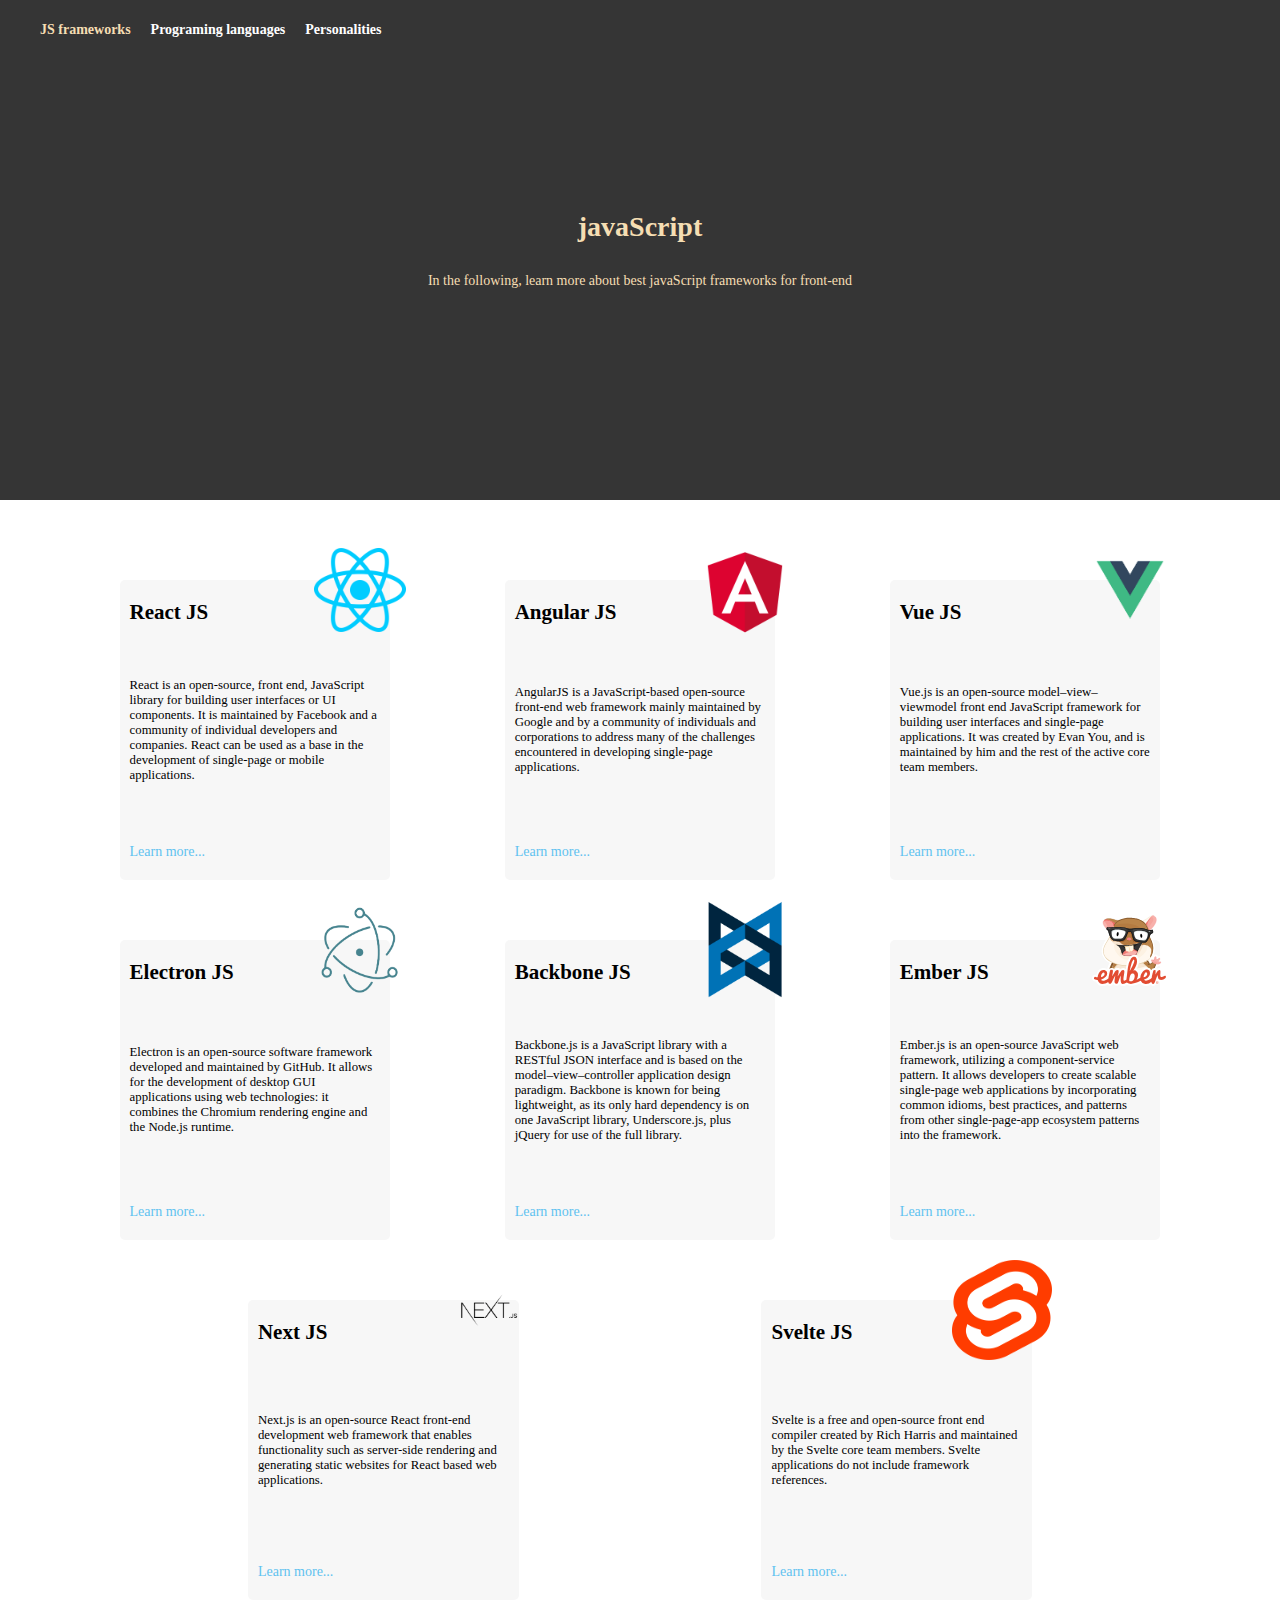
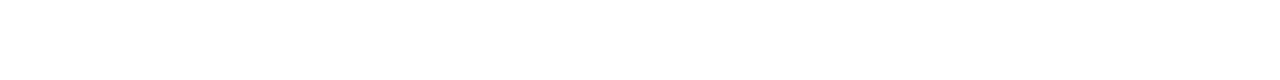
<file: index.html>
<!DOCTYPE html>
<html lang="en">
  <head>
    <meta charset="UTF-8" />
    <meta http-equiv="X-UA-Compatible" content="IE=edge" />
    <meta name="viewport" content="width=device-width, initial-scale=1.0" />
    <link rel="stylesheet" href="1.css" />
    <title>1</title>
  </head>
  <body>
    <header>
      <ul>
        <li class="active">JS frameworks</li>
        <li><a href="2.html">Programing languages</a></li>
        <li><a href="3.html">Personalities</a></li>
      </ul>
    </header>
    <div class="introduction">
        <h1>javaScript</h1>
        <p>In the following, learn more about best  javaScript frameworks for front-end</p>
    </div>
    <div class="container">
      <div>
        <img src="assets/react.png" alt="react_logo" />
        <h2>React JS</h2>
        <p>
          React is an open-source, front end, JavaScript library for building
          user interfaces or UI components. It is maintained by Facebook and a
          community of individual developers and companies. React can be used as
          a base in the development of single-page or mobile applications.
        </p>
        <a href="https://reactjs.org" target="blank">Learn more...</a>
      </div>
      <div>
        <img src="assets/angular.png" alt="angular_logo" />
        <h2>Angular JS</h2>
        <p>
          AngularJS is a JavaScript-based open-source front-end web framework
          mainly maintained by Google and by a community of individuals and
          corporations to address many of the challenges encountered in
          developing single-page applications.
        </p>
        <a href="https://angular.io" target="blank">Learn more...</a>

      </div>
      <div>
        <img src="assets/vue.png" alt="vue_logo" />
        <h2>Vue JS</h2>
        <p>
          Vue.js is an open-source model–view–viewmodel front end JavaScript
          framework for building user interfaces and single-page applications.
          It was created by Evan You, and is maintained by him and the rest of
          the active core team members.
        </p>
        <a href="https://vuejs.org" target="blank">Learn more...</a>
      </div>
      <div>
        <img src="assets/electron.png" alt="electron_logo" />
        <h2>Electron JS</h2>
        <p>
          Electron is an open-source software framework developed and maintained
          by GitHub. It allows for the development of desktop GUI applications
          using web technologies: it combines the Chromium rendering engine and
          the Node.js runtime.
        </p>
        <a href="https://www.electronjs.org/" target="blank">Learn more...</a>
      </div>
      <div>
        <img src="assets/backbone.png" alt="backbone_logo" />
        <h2>Backbone JS</h2>
        <p>
          Backbone.js is a JavaScript library with a RESTful JSON interface and
          is based on the model–view–controller application design paradigm.
          Backbone is known for being lightweight, as its only hard dependency
          is on one JavaScript library, Underscore.js, plus jQuery for use of
          the full library.
        </p>
        <a href="https://backbonejs.org" target="blank">Learn more...</a>
      </div>
      <div>
        <img src="assets/ember.svg" alt="react_logo" />
        <h2>Ember JS</h2>
        <p>
          Ember.js is an open-source JavaScript web framework, utilizing a
          component-service pattern. It allows developers to create scalable
          single-page web applications by incorporating common idioms, best
          practices, and patterns from other single-page-app ecosystem patterns
          into the framework.
        </p>
        <a href="https://emberjs.com" target="blank">Learn more...</a>
      </div>
      <div>
        <img src="assets/next.png" alt="next_logo" />
        <h2>Next JS</h2>
        <p>
          Next.js is an open-source React front-end development web framework
          that enables functionality such as server-side rendering and
          generating static websites for React based web applications.
        </p>
        <a href="https://nextjs.org" target="blank">Learn more...</a>
      </div>
      <div>
        <img src="assets/svelte.png" alt="svelte_logo" />
        <h2>Svelte JS</h2>
        <p>
          Svelte is a free and open-source front end compiler created by Rich
          Harris and maintained by the Svelte core team members. Svelte
          applications do not include framework references.
        </p>
        <a href="https://svelte.dev" target="blank">Learn more...</a>
      </div>
    </div>
  </body>
</html>
</file>
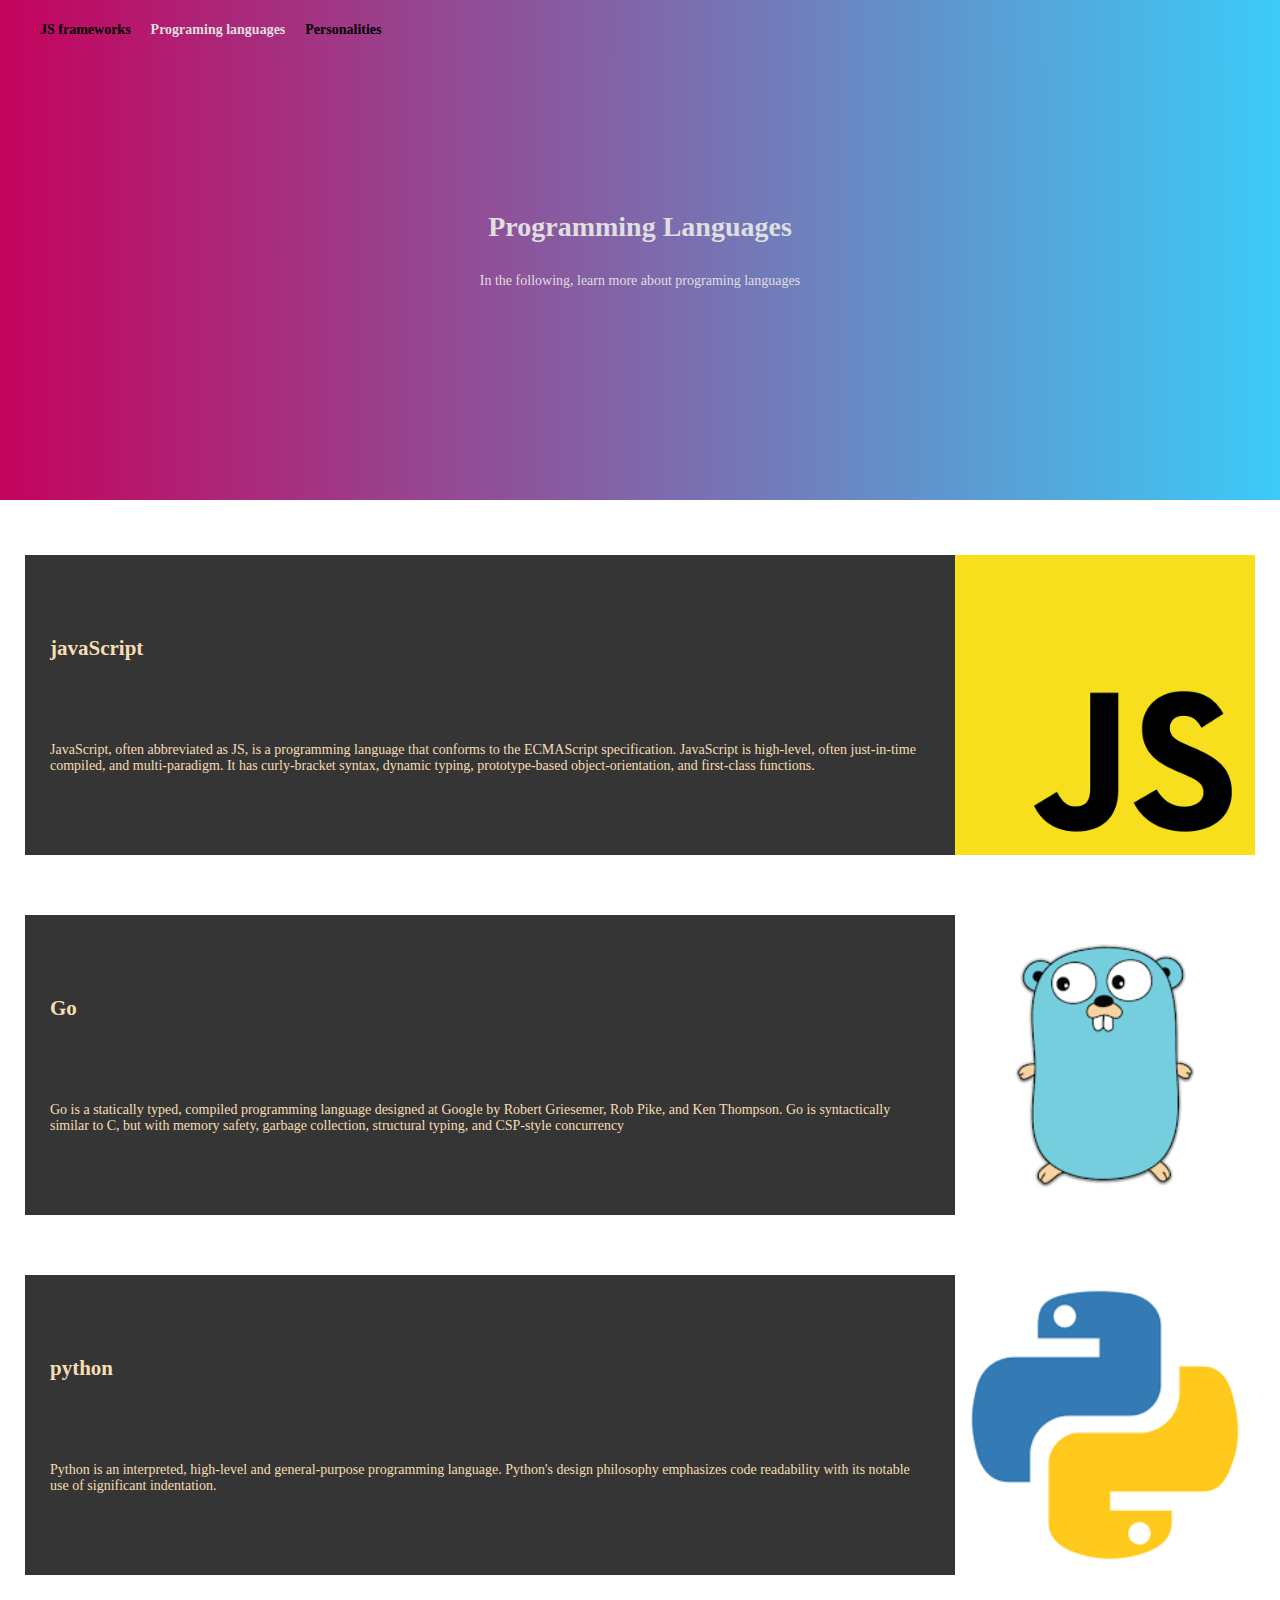
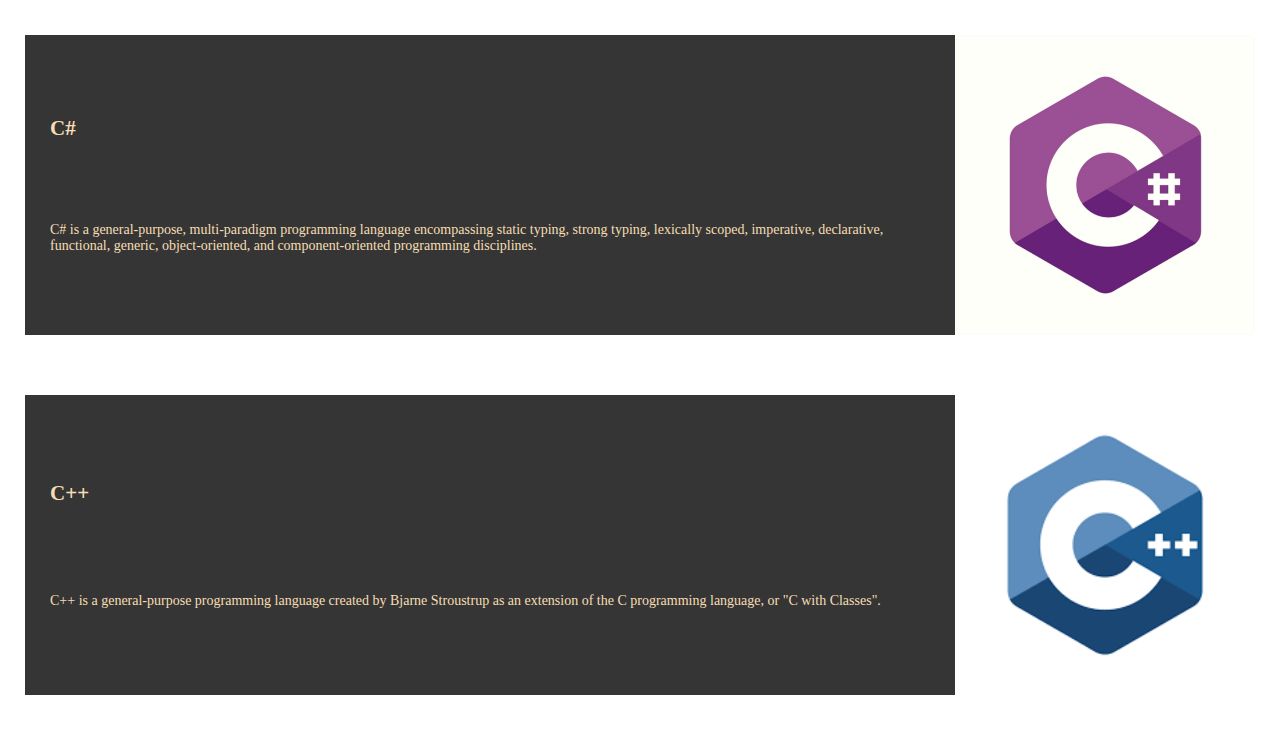
<file: 2.html>
<!DOCTYPE html>
<html lang="en">
  <head>
    <meta charset="UTF-8" />
    <meta http-equiv="X-UA-Compatible" content="IE=edge" />
    <meta name="viewport" content="width=device-width, initial-scale=1.0" />
    <link rel="stylesheet" href="2.css" />
    <title>2</title>
  </head>
  <body>
    <header>
      <ul>
        <li><a href="index.html">JS frameworks</a></li>
        <li class="active">Programing languages</li>
        <li><a href="3.html">Personalities</a></li>
      </ul>
    </header>
    <div class="introduction">
      <h1>Programming Languages</h1>
      <p>In the following, learn more about programing languages</p>
    </div>
    <div class="container">
      <div>
        <div>
          <h2>javaScript</h2>
          <p>
            JavaScript, often abbreviated as JS, is a programming language that
            conforms to the ECMAScript specification. JavaScript is high-level,
            often just-in-time compiled, and multi-paradigm. It has
            curly-bracket syntax, dynamic typing, prototype-based
            object-orientation, and first-class functions.
          </p>
        </div>
        <img src="assets/js.png" alt="js_logo" />
      </div>
      <div>
        <div>
          <h2>Go</h2>
          <p>
            Go is a statically typed, compiled programming language designed at
            Google by Robert Griesemer, Rob Pike, and Ken Thompson. Go is
            syntactically similar to C, but with memory safety, garbage
            collection, structural typing, and CSP-style concurrency
          </p>
        </div>
        <img src="assets/go.png" alt="go_logo" />
      </div>
      <div>
        <div>
          <h2>python</h2>
          <p>
            Python is an interpreted, high-level and general-purpose programming
            language. Python's design philosophy emphasizes code readability
            with its notable use of significant indentation.
          </p>
        </div>
        <img src="assets/python.png" alt="python_logo" />
      </div>
      <div>
        <div>
          <h2>C#</h2>
          <p>
            C# is a general-purpose, multi-paradigm programming language
            encompassing static typing, strong typing, lexically scoped,
            imperative, declarative, functional, generic, object-oriented, and
            component-oriented programming disciplines.
          </p>
        </div>
        <img src="assets/c_sharp.png" alt="c#_logo" />
      </div>
      <div>
        <div>
          <h2>C++</h2>
          <p>
            C++ is a general-purpose programming language created by Bjarne
            Stroustrup as an extension of the C programming language, or "C with
            Classes".
          </p>
        </div>
        <img src="assets/cpp.png" alt="c++_logo" />
      </div>
    </div>
  </body>
</html>
</file>
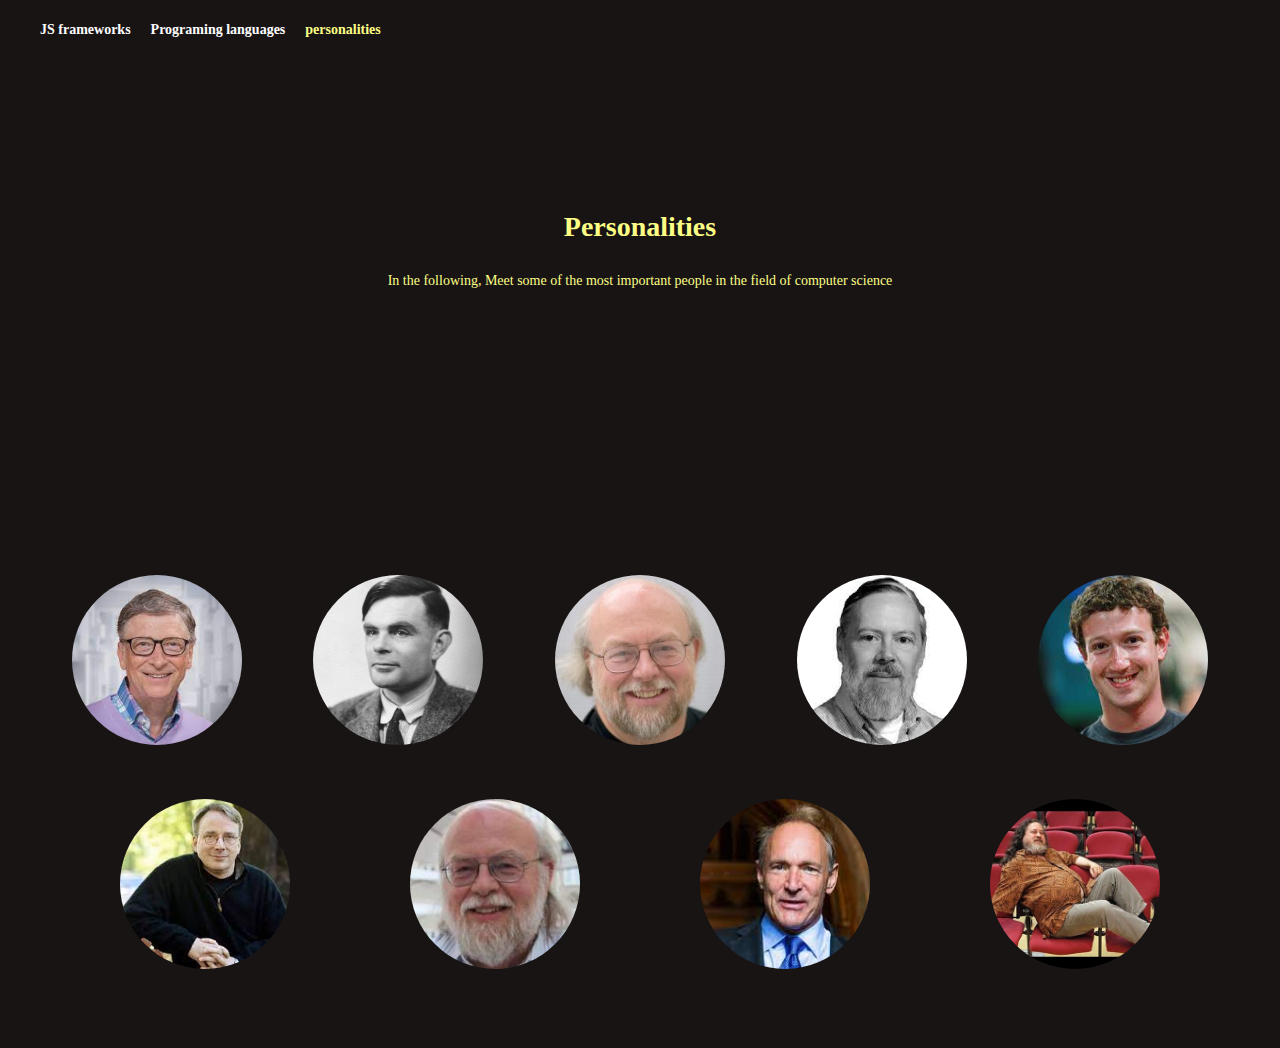
<file: 3.html>
<!DOCTYPE html>
<html lang="en">
  <head>
    <meta charset="UTF-8" />
    <meta http-equiv="X-UA-Compatible" content="IE=edge" />
    <meta name="viewport" content="width=device-width, initial-scale=1.0" />
    <link rel="stylesheet" href="3.css" />
    <title>3</title>
  </head>
  <body>
    <header>
      <ul>
        <li><a href="index.html">JS frameworks</a></li>
        <li><a href="2.html">Programing languages</a></li>
        <li class="active">personalities</li>
      </ul>
    </header>
    <div class="introduction">
      <h1>Personalities</h1>
      <p>
        In the following, Meet some of the most important people in the field of
        computer science
      </p>
    </div>
    <div class="container">
      <div>
        <img src="assets/Bill.jpg" alt="Bill_Gates" />
        <span>Bill Gates</span>
      </div>
      <div>
        <img src="assets/alan.jpg" alt="Alan_Turing" />
        <span>Alan Turing</span>
      </div>
      <div>
        <img src="assets/james.jpg" alt="James_Gosling" />
        <span>James Gosling</span>
      </div>
      <div>
        <img src="assets/dennis.jpg" alt="Dennis_Ritchie" />
        <span>Dennis Ritchie</span>
      </div>
      <div>
        <img src="assets/mark.jpg" alt="Mark_Zuckerberg" />
        <span>Mark Zuckerberg</span>
      </div>
      <div>
        <img src="assets/linus.jpg" alt="Linus_Torvalds" />
        <span>Linus Torvalds ❤</span>
      </div>
      <div>
        <img src="assets/niklaus.jpg" alt="Niklaus_Wirth" />
        <span>Niklaus Wirth</span>
      </div>
      <div>
        <img src="assets/tim.jpg" alt="Tim_Berners-Lee" />
        <span>Tim Berners-Lee</span>
      </div>
      <div>
        <img src="assets/richard.jpg" alt="Richard_Stallman" />
        <span>Richard Stallman</span>
      </div>
    </div>
  </body>
</html>
</file>
<file: 1.css>
* {
  margin: 0;
  padding: 0;
  text-decoration: none;
}

body {
  font-size: 14px;
  font-family: Cambria, Cochin, Georgia, Times, "Times New Roman", serif;
}

header {
  position: fixed;
  top: 0;
  display: flex;
  align-items: center;
  width: 100%;
  height: 60px;
  padding-left: 30px;
  box-sizing: border-box;
  background-color: #353535;
  z-index: 1;
}

header > ul {
  list-style: none;
  display: flex;
}

header > ul > li {
  padding: 10px;
  font-weight: 800;
}

header > ul > li > a {
  color: #ffffff;
}

header > ul > li > a:hover {
  color: #f5deb3;
}

.active {
  color: #f5deb3;
}

.introduction {
  width: 100%;
  height: 500px;
  display: flex;
  justify-content: center;
  align-items: center;
  flex-direction: column;
  color: #f5deb3;
  background-color: #353535;
}

.introduction h1,
.introduction p {
  padding: 15px;
  text-align: center;
}

.container {
  display: flex;
  justify-content: space-evenly;
  flex-wrap: wrap;
  width: 100%;
  padding: 50px 25px;
  box-sizing: border-box;
}

.container > div {
  position: relative;
  flex-basis: 22%;
  min-width: 240px;
  max-width: 280px;
  height: 300px;
  margin: 30px 20px;
  border-radius: 5px;
  background-color: #f7f7f7;
}

.container img {
  position: absolute;
  top: -40px;
  right: -20px;
  width: 100px;
  height: 100px;
}

.container h2 {
  position: absolute;
  left: 10px;
  top: 20px;
}

.container p {
  display: flex;
  align-items: center;
  position: absolute;
  top: 0;
  bottom: 0;
  margin: auto 0;
  padding: 0 10px;
  font-size: 0.8rem;
}

.container a {
  position: absolute;
  bottom: 20px;
  padding: 0 10px;
  color: rgb(95, 194, 240);
  cursor: pointer;
}

.container a:hover {
  color: rgb(13, 52, 134);
}

@media (max-width: 768px) {
  header {
    justify-content: center;
    height: 120px;
    padding: 0;
  }
  header > ul {
    flex-direction: column;
    align-items: center;
  }
}

@media print {
  header,
  .container a {
    display: none;
  }
  .introduction {
    height: 200px;
  }
  .container {
    display: block;
    padding: 0;
  }
  .container > div {
    width: 60%;
    min-width: unset;
    max-width: unset;
    margin: 40px auto 0 auto;
    break-inside: avoid;
  }
  .container img {
    top: 0px;
    right: 0px;
    width: 60px;
    height: 60px;
  }
  .container p {
    font-size: 1rem;
  }
}
</file>
<file: 2.css>
* {
  margin: 0;
  padding: 0;
  text-decoration: none;
}

body {
  font-size: 14px;
  font-family: Cambria, Cochin, Georgia, Times, "Times New Roman", serif;
}

header {
  position: fixed;
  top: 0;
  display: flex;
  align-items: center;
  width: 100%;
  height: 60px;
  padding-left: 30px;
  box-sizing: border-box;
  background: linear-gradient(to left, rgb(59 203 247), rgb(196, 3, 93));
  z-index: 1;
}

header > ul {
  list-style: none;
  display: flex;
}

header > ul > li {
  padding: 10px;
  font-weight: 800;
}

header > ul > li > a {
  color: #000000;
}

header > ul > li > a:hover {
  color: #dfdfdf;
}

.active {
  color: #dfdfdf;
}

.introduction {
  width: 100%;
  height: 500px;
  display: flex;
  justify-content: center;
  align-items: center;
  flex-direction: column;
  color: #dfdfdf;
  background: linear-gradient(to left, rgb(59 203 247), rgb(196, 3, 93));
}

.introduction h1,
.introduction p {
  padding: 15px;
  text-align: center;
}

.container {
  display: flex;
  flex-direction: column;
  justify-content: center;
  width: 100%;
  padding: 25px;
  box-sizing: border-box;
}

.container > div {
  display: flex;
  justify-content: space-between;
  height: 300px;
  margin: 30px 0;
  border-radius: 5px;
}

.container > div > div {
  display: flex;
  flex-direction: column;
  justify-content: space-evenly;
  align-items: flex-start;
  width: 100%;
  height: 100%;
  padding: 0 25px;
  color: #f5deb3;
  box-sizing: border-box;
  background-color: #353535;
}

.container img {
  width: 300px;
  height: 300px;
}

@media (max-width: 768px) {
  header {
    justify-content: center;
    height: 120px;
    padding: 0;
  }
  header > ul {
    flex-direction: column;
    align-items: center;
  }
  .container > div {
    align-items: center;
    flex-direction: column;
    height: 600px;
  }
  .container > div > div {
    order: 2;
    width: 300px;
  }
}

@media (max-width: 400px) {
  .container > div {
    height: 500px;
  }
  .container > div > div {
    width: 250px;
  }
  .container img {
    width: 250px;
    height: 250px;
  }
}

@media print {
  header {
    display: none;
  }
  .introduction {
    height: 200px;
  }
  .container {
    display: block;
    padding: 0;
  }
  .container > div {
    flex-direction: row;
    width: 80%;
    margin: 50px auto 0 auto;
    break-inside: avoid;
    height: 100px;
  }
  .container > div > div {
    order: 2;
    width: 100%;
    height: 100%;
    color: #000000;
  }
  .container img {
    width: 100px;
    height: 100px;
  }
}
</file>
<file: 3.css>
* {
  margin: 0;
  padding: 0;
  text-decoration: none;
}

body {
  font-size: 14px;
  font-family: Cambria, Cochin, Georgia, Times, "Times New Roman", serif;
}

header {
  position: fixed;
  top: 0;
  display: flex;
  align-items: center;
  width: 100%;
  height: 60px;
  padding-left: 30px;
  box-sizing: border-box;
  background-color: rgb(24, 20, 20);
  z-index: 1;
}

header > ul {
  list-style: none;
  display: flex;
}

header > ul > li {
  padding: 10px;
  font-weight: 800;
}

header > ul > li > a {
  color: #ffffff;
}

header > ul > li > a:hover {
  color: #fdff85;
}

.active {
  color: #fdff85;
}

.introduction {
  width: 100%;
  height: 500px;
  display: flex;
  justify-content: center;
  align-items: center;
  flex-direction: column;
  color: #fdff85;
  background-color: rgb(24, 20, 20);
}

.introduction h1,
.introduction p {
  padding: 15px;
  text-align: center;
}

.container {
  display: flex;
  justify-content: space-evenly;
  flex-wrap: wrap;
  padding: 50px 25px;
  box-sizing: border-box;
  background-color: rgb(24, 20, 20);
}

.container > div {
  position: relative;
  margin: 25px;
  border-radius: 50%;

}

.container img {
  width: 170px;
  height: 170px;
  border-radius: 50%;
  object-fit: cover;
}

.container span {
  display: flex;
  justify-content: center;
  align-items: center;
  position: absolute;
  top: 0;
  left: 0;
  width: 170px;
  height: 170px;
  border-radius: 50%;
  color: transparent;
  background-color: transparent;
  transition: all 0.3s;
}

.container span:hover {
  color: white;
  background-color: rgba(0, 0, 0, 0.5);
}


@media (max-width: 768px) {
  header {
    justify-content: center;
    height: 120px;
    padding: 0;
  }
  header > ul {
    flex-direction: column;
    align-items: center;
  }
  .container img {
    width: 150px;
    height: 150px;
  }
  .container span {
    width: 150px;
    height: 150px;
  }
}

@media print {
  header {
    display: none;
  }
  .introduction {
    height: 200px;
  }
  .container {
    display: block;
    padding: 0;
  } 
  .container > div {
    margin: 30px calc( (100vw / 2 - 180px) / 2 );
    float: left;
    break-inside: avoid;
  }
  .container img {
    width: 170px;
    height: 170px;
  }
  .container span {
    width: 170px;
    height: 20px;
    top: 180px;
    border-radius: 0;
    color: #000000;
  }
}
</file>
